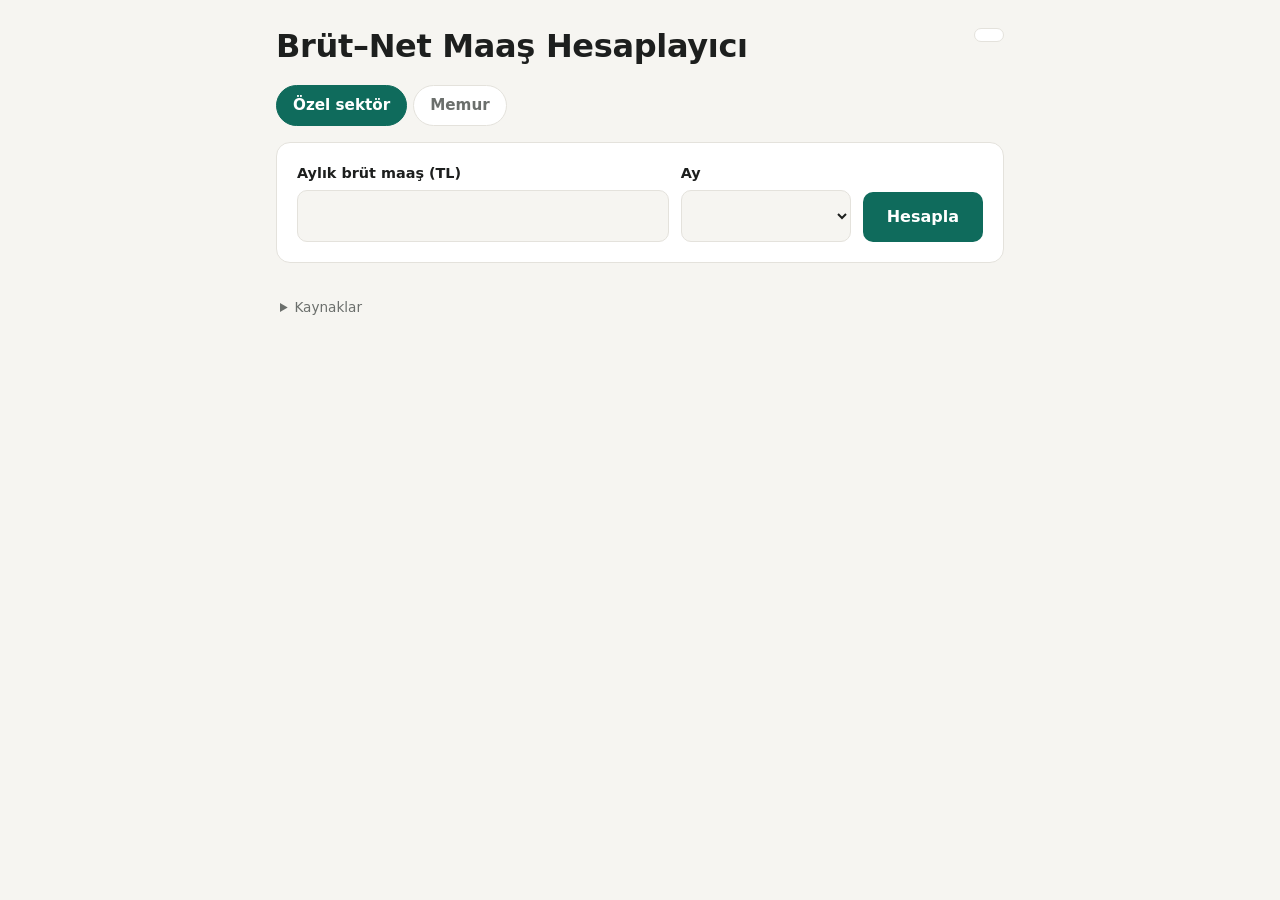
<file: index.html>
<!doctype html>
<html lang="tr">
<head>
  <meta charset="utf-8">
  <meta http-equiv="refresh" content="0; url=web/">
  <title>SalaryCalc</title>
  <link rel="icon" href="data:,">
</head>
<body>
  <p><a href="web/">Brüt–Net Maaş Hesaplayıcı / Gross-to-Net Salary Calculator</a></p>
</body>
</html>
</file>
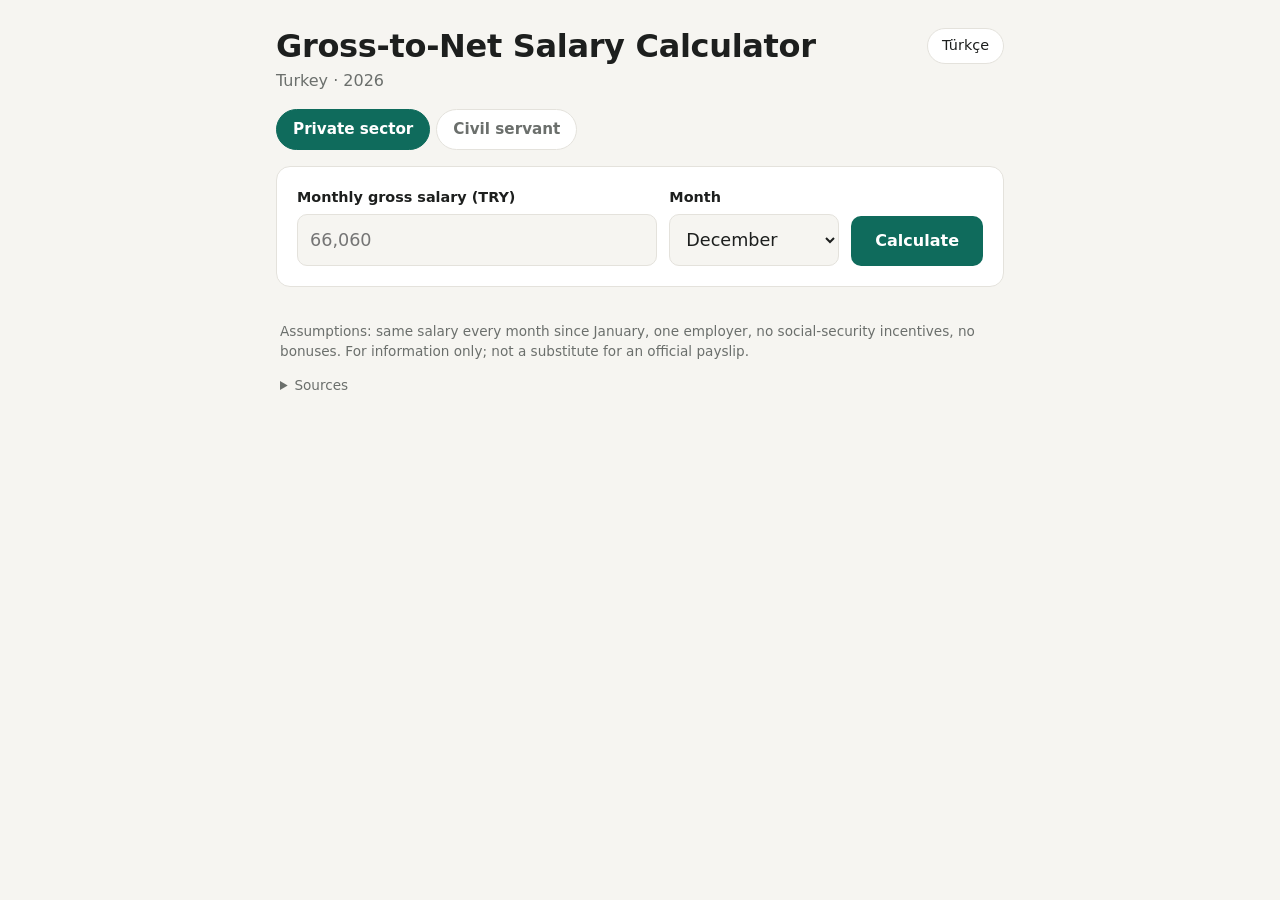
<file: web/index.html>
<!doctype html>
<html lang="tr">
<head>
  <meta charset="utf-8">
  <meta name="viewport" content="width=device-width, initial-scale=1">
  <title>Brüt–Net Maaş Hesaplayıcı</title>
  <meta name="description" content="Türkiye için brüt–net maaş hesaplayıcı / Gross-to-net salary calculator for Turkey">
  <link rel="icon" href="data:image/svg+xml,%3Csvg xmlns=%27http://www.w3.org/2000/svg%27 viewBox=%270 0 32 32%27%3E%3Crect width=%2732%27 height=%2732%27 rx=%277%27 fill=%27%230f6b5c%27/%3E%3Ctext x=%2716%27 y=%2723%27 font-size=%2720%27 text-anchor=%27middle%27 fill=%27white%27 font-family=%27sans-serif%27%3E%E2%82%BA%3C/text%3E%3C/svg%3E">
  <link rel="stylesheet" href="style.css">
  <script type="module" src="app.js"></script>
</head>
<body>
  <header class="top">
    <div>
      <h1 data-i18n="title">Brüt–Net Maaş Hesaplayıcı</h1>
      <p class="subtitle" id="subtitle"></p>
    </div>
    <button type="button" id="lang" class="lang"></button>
  </header>
  <nav class="tabs top-nav" aria-label="Hesaplayıcılar">
    <a href="./" id="navPrivate" aria-current="page">Özel sektör</a>
    <a href="memur.html" id="navMemur">Memur</a>
  </nav>

  <main>
    <form id="form" class="card form" novalidate>
      <div class="field grow">
        <label for="gross" data-i18n="grossLabel">Aylık brüt maaş (TL)</label>
        <input id="gross" name="gross" inputmode="decimal" autocomplete="off" required>
      </div>
      <div class="field">
        <label for="month" data-i18n="monthLabel">Ay</label>
        <select id="month" name="month"></select>
      </div>
      <button type="submit" data-i18n="calculate">Hesapla</button>
      <p id="error" class="error" role="alert" hidden></p>
    </form>

    <section id="result" class="card result" aria-live="polite" hidden>
      <p class="net-label" id="netFor"></p>
      <p class="net-value" id="netValue"></p>
      <h2 data-i18n="breakdown">Kesinti dökümü</h2>
      <dl id="breakdown" class="breakdown"></dl>
    </section>

    <section id="year" class="card" hidden>
      <h2 data-i18n="yearTitle">Yıl boyunca aylık net</h2>
      <div class="table-wrap">
        <table>
          <thead><tr>
            <th data-i18n="colMonth">Ay</th>
            <th data-i18n="colTaxBase" class="num">Kümülatif matrah</th>
            <th data-i18n="colIncomeTax" class="num">Gelir vergisi</th>
            <th data-i18n="colNet" class="num">Net</th>
          </tr></thead>
          <tbody id="yearBody"></tbody>
          <tfoot id="yearFoot"></tfoot>
        </table>
      </div>
    </section>

    <footer class="notes">
      <p data-i18n="assumptions"></p>
      <details>
        <summary data-i18n="sources">Kaynaklar</summary>
        <ul id="sources"></ul>
      </details>
    </footer>
  </main>
</body>
</html>
</file>
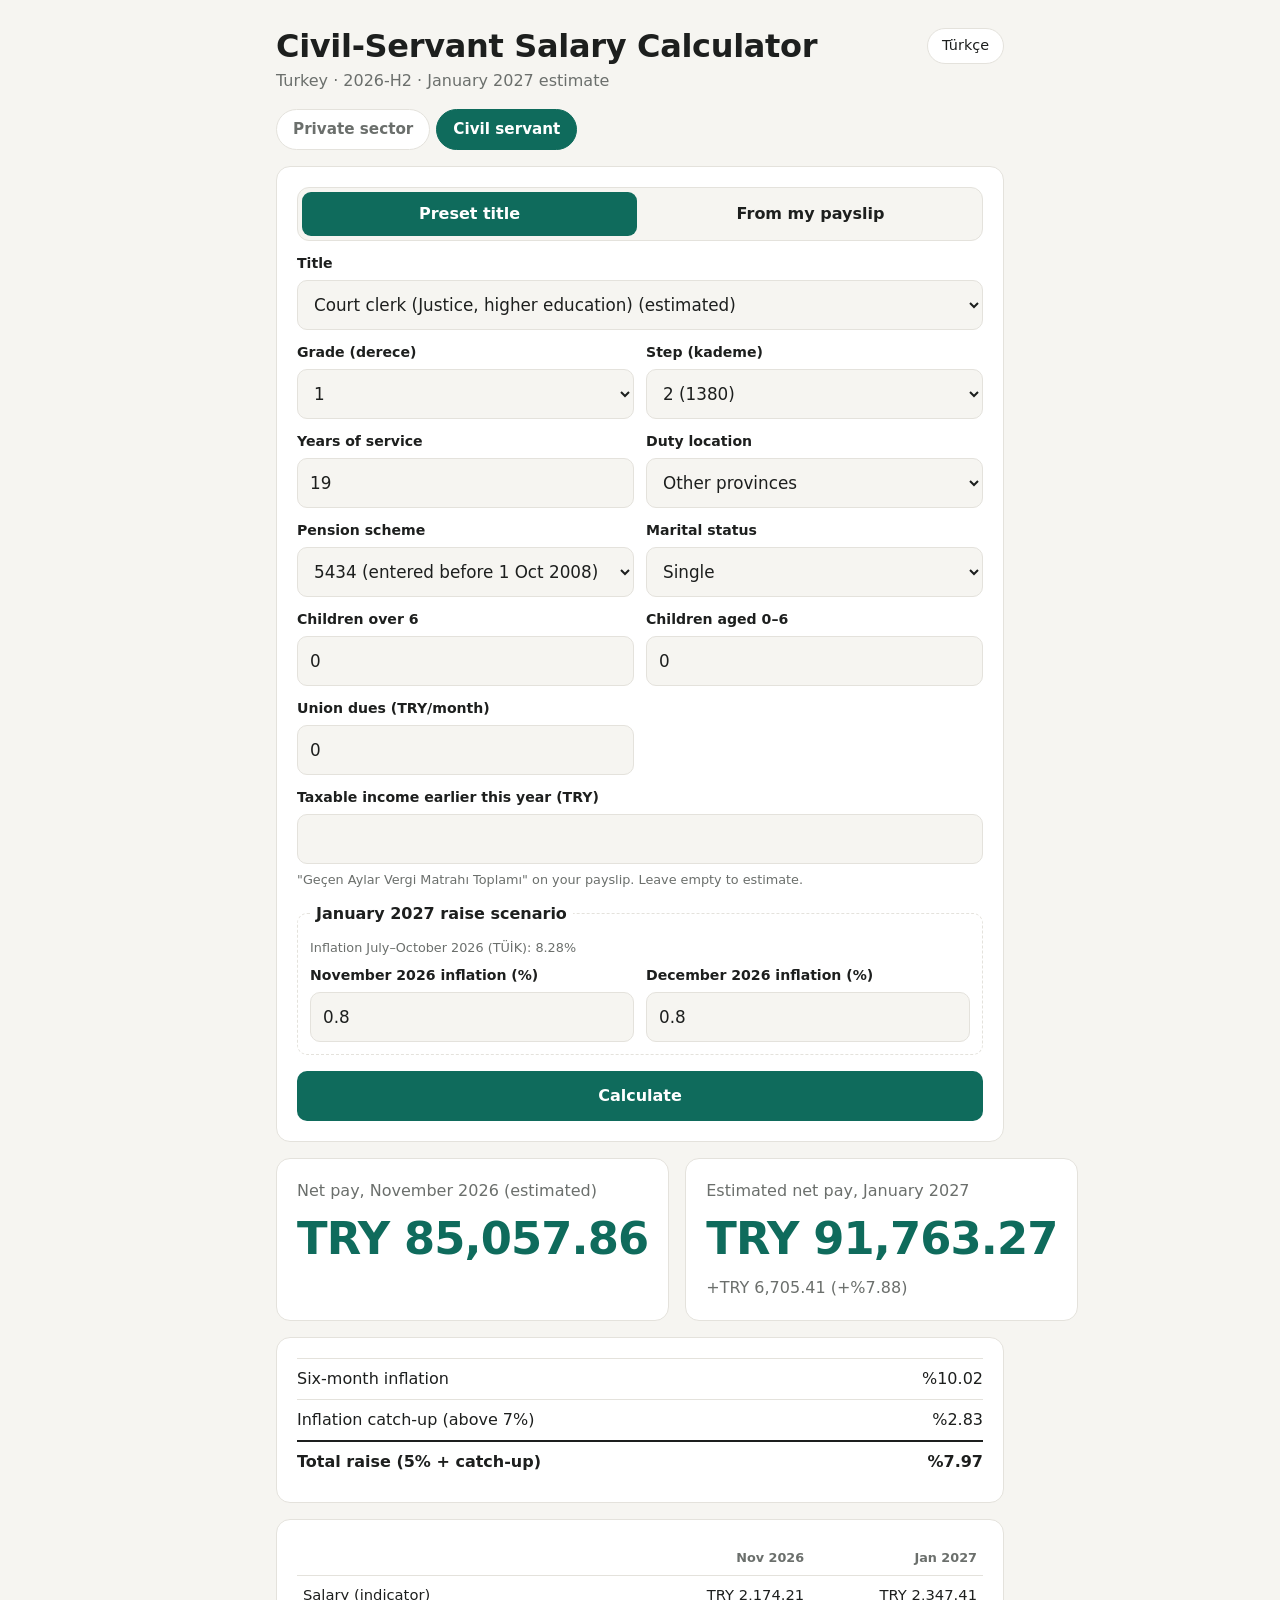
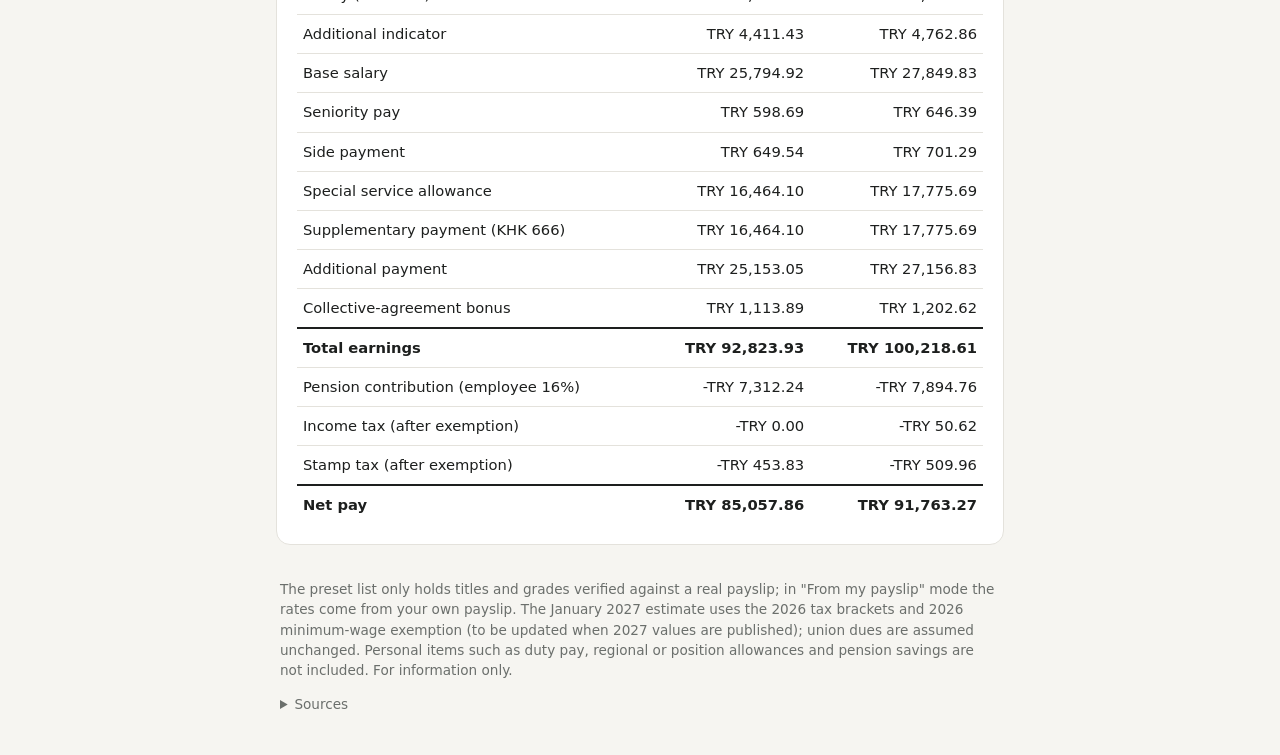
<file: web/memur.html>
<!doctype html>
<html lang="tr">
<head>
  <meta charset="utf-8">
  <meta name="viewport" content="width=device-width, initial-scale=1">
  <title>Memur Maaşı Hesaplayıcı</title>
  <meta name="description" content="Memur maaşı ve Ocak 2027 zam tahmini / Civil-servant salary and January 2027 raise estimate">
  <link rel="icon" href="data:image/svg+xml,%3Csvg xmlns=%27http://www.w3.org/2000/svg%27 viewBox=%270 0 32 32%27%3E%3Crect width=%2732%27 height=%2732%27 rx=%277%27 fill=%27%230f6b5c%27/%3E%3Ctext x=%2716%27 y=%2723%27 font-size=%2720%27 text-anchor=%27middle%27 fill=%27white%27 font-family=%27sans-serif%27%3E%E2%82%BA%3C/text%3E%3C/svg%3E">
  <link rel="stylesheet" href="style.css">
  <script type="module" src="memur.js"></script>
</head>
<body>
  <header class="top">
    <div>
      <h1 id="h1">Memur Maaşı Hesaplayıcı</h1>
      <p class="subtitle" id="subtitle"></p>
    </div>
    <button type="button" id="lang" class="lang"></button>
  </header>
  <nav class="tabs top-nav" aria-label="Hesaplayıcılar">
    <a href="./" id="navPrivate">Özel sektör</a>
    <a href="memur.html" id="navMemur" aria-current="page">Memur</a>
  </nav>

  <main>
    <form id="form" class="card grid-form" novalidate>
      <div class="seg span2" role="radiogroup">
        <label><input type="radio" name="mode" value="ready" checked> <span data-m="modeReady"></span></label>
        <label><input type="radio" name="mode" value="slip"> <span data-m="modeSlip"></span></label>
      </div>
      <div id="slipFields" class="span2 sub" hidden>
        <p class="hint span2" data-m="slipIntro"></p>
        <div class="field"><label for="sMonth" data-m="sMonth"></label><select id="sMonth"></select></div>
        <div class="field"><label for="sYears" data-m="years"></label><input id="sYears" type="number" min="0" max="45" value="0" inputmode="numeric"></div>
        <div class="field"><label for="sDerece" data-m="derece"></label><select id="sDerece"></select></div>
        <div class="field"><label for="sKademe" data-m="kademe"></label><select id="sKademe"></select></div>
        <div class="field"><label for="s_extraIndicator" data-m="k_extraIndicator"></label><input id="s_extraIndicator" inputmode="decimal" placeholder="0"></div>
        <div class="field"><label for="s_sidePayment" data-m="k_sidePayment"></label><input id="s_sidePayment" inputmode="decimal" placeholder="0"></div>
        <div class="field"><label for="s_specialService" data-m="k_specialService"></label><input id="s_specialService" inputmode="decimal" placeholder="0"></div>
        <div class="field"><label for="s_supplementary" data-m="k_supplementary"></label><input id="s_supplementary" inputmode="decimal" placeholder="0"></div>
        <div class="field"><label for="s_spouse" data-m="k_spouse"></label><input id="s_spouse" inputmode="decimal" placeholder="0"></div>
        <div class="field"><label for="s_children" data-m="k_children"></label><input id="s_children" inputmode="decimal" placeholder="0"></div>
        <div class="field"><label for="s_collectiveBonus" data-m="k_collectiveBonus"></label><input id="s_collectiveBonus" inputmode="decimal" placeholder="0"></div>
        <div class="field"><label for="s_unionDues" data-m="k_unionDues"></label><input id="s_unionDues" inputmode="decimal" placeholder="0"></div>
        <div class="field"><label for="s_pensionEmployee" data-m="k_pensionEmployee"></label><input id="s_pensionEmployee" inputmode="decimal" placeholder="0"></div>
        <div class="field"><label for="s_gssEmployee" data-m="k_gssEmployee"></label><input id="s_gssEmployee" inputmode="decimal" placeholder="0"></div>
        <div class="field"><label for="s_taxBase" data-m="k_taxBase"></label><input id="s_taxBase" inputmode="decimal" placeholder=""></div>
        <div class="field"><label for="s_priorTaxBase" data-m="k_priorTaxBase"></label><input id="s_priorTaxBase" inputmode="decimal" placeholder=""></div>
      </div>
      <div id="readyFields" class="span2 sub">
      <div class="field span2"><label for="title" data-m="title_"></label><select id="title"></select></div>
      <div class="field"><label for="derece" data-m="derece"></label><select id="derece"></select></div>
      <div class="field"><label for="kademe" data-m="kademe"></label><select id="kademe"></select></div>
      <div class="field"><label for="years" data-m="years"></label><input id="years" type="number" min="0" max="45" step="1" value="19" inputmode="numeric"></div>
      <div class="field" id="locField"><label for="loc" data-m="loc"></label>
        <select id="loc"><option value="other" data-m="locOther"></option><option value="bigCity" data-m="locBig"></option></select></div>
      <div class="field"><label for="law" data-m="law"></label>
        <select id="law"><option value="5434" data-m="law5434"></option><option value="5510" data-m="law5510"></option></select></div>
      <div class="field"><label for="married" data-m="married"></label>
        <select id="married"><option value="0" data-m="single"></option><option value="1" data-m="marriedOpt"></option></select></div>
      <div class="field check" id="spouseField" hidden><label><input id="spouseWorks" type="checkbox" checked> <span data-m="spouseWorks"></span></label></div>
      <div class="field"><label for="childOver6" data-m="childOver6"></label><input id="childOver6" type="number" min="0" max="10" value="0" inputmode="numeric"></div>
      <div class="field"><label for="childUnder6" data-m="childUnder6"></label><input id="childUnder6" type="number" min="0" max="10" value="0" inputmode="numeric"></div>
      <div class="field"><label for="union" data-m="union"></label><input id="union" inputmode="decimal" value="0"></div>
      <div class="field span2"><label for="prior" data-m="prior"></label><input id="prior" inputmode="decimal" placeholder="">
        <small class="hint" data-m="priorHint"></small></div>
      </div>
      <fieldset class="span2 scenario">
        <legend data-m="scenario"></legend>
        <p class="hint" id="cpiKnown"></p>
        <div class="two">
          <div class="field"><label for="cpiNov" data-m="cpiNov"></label><input id="cpiNov" type="number" step="0.1" min="-5" max="15" value="0.8" inputmode="decimal"></div>
          <div class="field"><label for="cpiDec" data-m="cpiDec"></label><input id="cpiDec" type="number" step="0.1" min="-5" max="15" value="0.8" inputmode="decimal"></div>
        </div>
      </fieldset>
      <button type="submit" class="span2" data-m="calculate"></button>
      <p id="error" class="error span2" role="alert" hidden></p>
      <p id="warn" class="warn span2" hidden></p>
    </form>

    <section id="out" hidden>
      <div class="pair">
        <div class="card result">
          <p class="net-label" id="nowTitle"></p>
          <p class="net-value" id="nowNet"></p>
        </div>
        <div class="card result">
          <p class="net-label" id="janTitle"></p>
          <p class="net-value" id="janNet"></p>
          <p class="delta" id="janDelta"></p>
        </div>
      </div>
      <div class="card">
        <dl id="raise" class="breakdown"></dl>
      </div>
      <div class="card">
        <div class="table-wrap">
          <table>
            <thead><tr><th></th><th class="num" id="colNow"></th><th class="num" id="colJan"></th></tr></thead>
            <tbody id="lines"></tbody>
          </table>
        </div>
      </div>
    </section>

    <footer class="notes">
      <p data-m="notes"></p>
      <details>
        <summary id="sourcesLabel">Kaynaklar</summary>
        <ul id="sources"></ul>
      </details>
    </footer>
  </main>
</body>
</html>
</file>
<file: web/style.css>
:root {
  --bg: #f6f5f1;
  --card: #ffffff;
  --ink: #1d1f1e;
  --muted: #6b6f6c;
  --line: #e4e2dc;
  --accent: #0f6b5c;
  --accent-ink: #ffffff;
  --error: #b42318;
  --radius: 14px;
  color-scheme: light dark;
}
@media (prefers-color-scheme: dark) {
  :root { --bg: #141615; --card: #1d201f; --ink: #ecebe7; --muted: #a2a6a3; --line: #2e3230; --accent: #4fb7a3; --accent-ink: #0b1513; --error: #f97066; }
}
* { box-sizing: border-box; }
[hidden] { display: none !important; }
body {
  margin: 0; background: var(--bg); color: var(--ink);
  font: 16px/1.5 system-ui, -apple-system, "Segoe UI", Roboto, sans-serif;
  -webkit-text-size-adjust: 100%;
}
.top, main { max-width: 760px; margin: 0 auto; padding: 0 16px; }
.top { display: flex; justify-content: space-between; align-items: flex-start; gap: 12px; padding-top: 28px; }
h1 { font-size: clamp(1.4rem, 4.5vw, 2rem); line-height: 1.15; margin: 0; letter-spacing: -0.01em; }
.subtitle { margin: 4px 0 0; color: var(--muted); }
h2 { font-size: 1rem; margin: 20px 0 8px; }
.lang {
  flex: none; border: 1px solid var(--line); background: var(--card); color: var(--ink);
  border-radius: 999px; padding: 6px 14px; font: inherit; font-size: 0.9rem; cursor: pointer;
}
.card { background: var(--card); border: 1px solid var(--line); border-radius: var(--radius); padding: 20px; margin-top: 16px; }
.form { display: flex; flex-direction: column; gap: 12px; }
.field { display: flex; flex-direction: column; gap: 6px; }
.form label { font-weight: 600; font-size: 0.9rem; }
.form input, .form select {
  font: inherit; font-size: 1.1rem; padding: 12px; border-radius: 10px;
  border: 1px solid var(--line); background: var(--bg); color: var(--ink); width: 100%; height: 52px;
}
.form input:focus, .form select:focus, .lang:focus-visible, .form button:focus-visible { outline: 3px solid color-mix(in srgb, var(--accent) 45%, transparent); outline-offset: 1px; }
.form button {
  margin-top: 4px; font: inherit; font-weight: 700; padding: 13px; border: 0; border-radius: 10px;
  background: var(--accent); color: var(--accent-ink); cursor: pointer;
}
@media (min-width: 640px) {
  .form { flex-direction: row; flex-wrap: wrap; align-items: flex-end; }
  .field.grow { flex: 1 1 240px; }
  .field:not(.grow) { flex: 0 0 170px; }
  .form button { margin-top: 0; padding: 13px 24px; }
  .form .error { flex-basis: 100%; }
}
.error { color: var(--error); margin: 8px 0 0; font-weight: 600; }
.net-label { margin: 0; color: var(--muted); }
.net-value { margin: 2px 0 0; font-size: clamp(2rem, 9vw, 2.8rem); font-weight: 750; letter-spacing: -0.02em; font-variant-numeric: tabular-nums; color: var(--accent); }
.breakdown { margin: 0; }
.row { display: flex; justify-content: space-between; gap: 16px; padding: 8px 0; border-top: 1px solid var(--line); }
.row dt { color: var(--ink); }
.row dd { margin: 0; font-variant-numeric: tabular-nums; text-align: right; white-space: nowrap; }
.row.sub dt, .row.sub dd { color: var(--muted); font-size: 0.88rem; }
.row.sub dt { padding-left: 12px; }
.row.total { font-weight: 700; border-top: 2px solid var(--ink); }
.row.muted dt, .row.muted dd { color: var(--muted); }
.card > h2:first-child { margin-top: 0; }
.table-wrap { overflow-x: auto; }
table { width: 100%; border-collapse: collapse; font-variant-numeric: tabular-nums; font-size: 0.92rem; }
th, td { padding: 8px 6px; border-top: 1px solid var(--line); text-align: left; white-space: nowrap; }
th { color: var(--muted); font-weight: 600; font-size: 0.8rem; border-top: 0; }
.num { text-align: right; }
tr.current td { background: color-mix(in srgb, var(--accent) 12%, transparent); font-weight: 600; }
tfoot td { font-weight: 700; border-top: 2px solid var(--ink); }
.notes { color: var(--muted); font-size: 0.85rem; padding: 20px 4px 40px; }
.notes summary { cursor: pointer; }
.notes li { margin: 6px 0; }
@media (max-width: 420px) {
  .card { padding: 16px; }
  #year th:nth-child(2), #year td:nth-child(2) { display: none; }
}
@media (max-width: 359px) {
  table { font-size: 0.8rem; }
  th, td { padding: 7px 3px; }
}
/* tabs between calculators */
.top-nav { display: flex; gap: 6px; max-width: 760px; margin: 0 auto; padding: 16px 16px 0; }
.tabs a {
  text-decoration: none; color: var(--muted); padding: 8px 16px; border-radius: 999px;
  border: 1px solid var(--line); background: var(--card); font-weight: 600; font-size: 0.95rem;
}
.tabs a[aria-current="page"] { background: var(--accent); color: var(--accent-ink); border-color: var(--accent); }
/* civil-servant form */
.grid-form { display: grid; grid-template-columns: 1fr 1fr; gap: 12px; }
.grid-form .span2 { grid-column: 1 / -1; }
.grid-form button { margin-top: 4px; font: inherit; font-weight: 700; padding: 13px; border: 0; border-radius: 10px; background: var(--accent); color: var(--accent-ink); cursor: pointer; }
.grid-form .field.check { justify-content: flex-end; }
.grid-form .field.check label { display: flex; gap: 8px; align-items: center; font-weight: 600; min-height: 52px; }
.grid-form .field.check input { width: 22px; height: 22px; }
.hint { color: var(--muted); font-size: 0.8rem; margin: 0; }
.scenario { border: 1px dashed var(--line); border-radius: 10px; padding: 12px; margin: 0; display: grid; gap: 8px; }
.scenario legend { font-weight: 700; padding: 0 6px; }
.two { display: grid; grid-template-columns: 1fr 1fr; gap: 12px; }
.grid-form .field input, .grid-form .field select { font: inherit; font-size: 1.05rem; padding: 10px 12px; border-radius: 10px; border: 1px solid var(--line); background: var(--bg); color: var(--ink); width: 100%; height: 50px; }
.grid-form .field label { font-weight: 600; font-size: 0.88rem; }
.pair { display: grid; grid-template-columns: 1fr 1fr; gap: 16px; }
.pair .card { margin-top: 16px; }
.delta { margin: 4px 0 0; color: var(--muted); font-variant-numeric: tabular-nums; }
tr.total td { font-weight: 700; border-top: 2px solid var(--ink); }
@media (max-width: 559px) {
  .pair { grid-template-columns: 1fr; gap: 0; }
  .grid-form { grid-template-columns: 1fr 1fr; }
  .grid-form .field label { font-size: 0.82rem; }
}
@media (max-width: 359px) {
  .grid-form, .two { grid-template-columns: 1fr; }
}
#lines td:first-child { white-space: normal; min-width: 0; }
@media (max-width: 559px) { #lines, #lines + * { font-size: 0.84rem; } #lines td { padding: 7px 4px; } }
.sub { display: grid; grid-template-columns: 1fr 1fr; gap: 12px; }
.seg { display: grid; grid-template-columns: 1fr 1fr; gap: 6px; background: var(--bg); border: 1px solid var(--line); border-radius: 12px; padding: 4px; }
.seg label { display: flex; justify-content: center; align-items: center; gap: 6px; padding: 10px; border-radius: 9px; font-weight: 600; cursor: pointer; text-align: center; }
.seg input { position: absolute; opacity: 0; pointer-events: none; }
.seg label:has(input:checked) { background: var(--accent); color: var(--accent-ink); }
.seg label:has(input:focus-visible) { outline: 3px solid color-mix(in srgb, var(--accent) 45%, transparent); }
.warn { margin: 0; padding: 10px 12px; border-radius: 10px; background: color-mix(in srgb, #d97706 14%, transparent); color: var(--ink); font-size: 0.9rem; }
@media (max-width: 359px) { .sub { grid-template-columns: 1fr; } }
</file>
